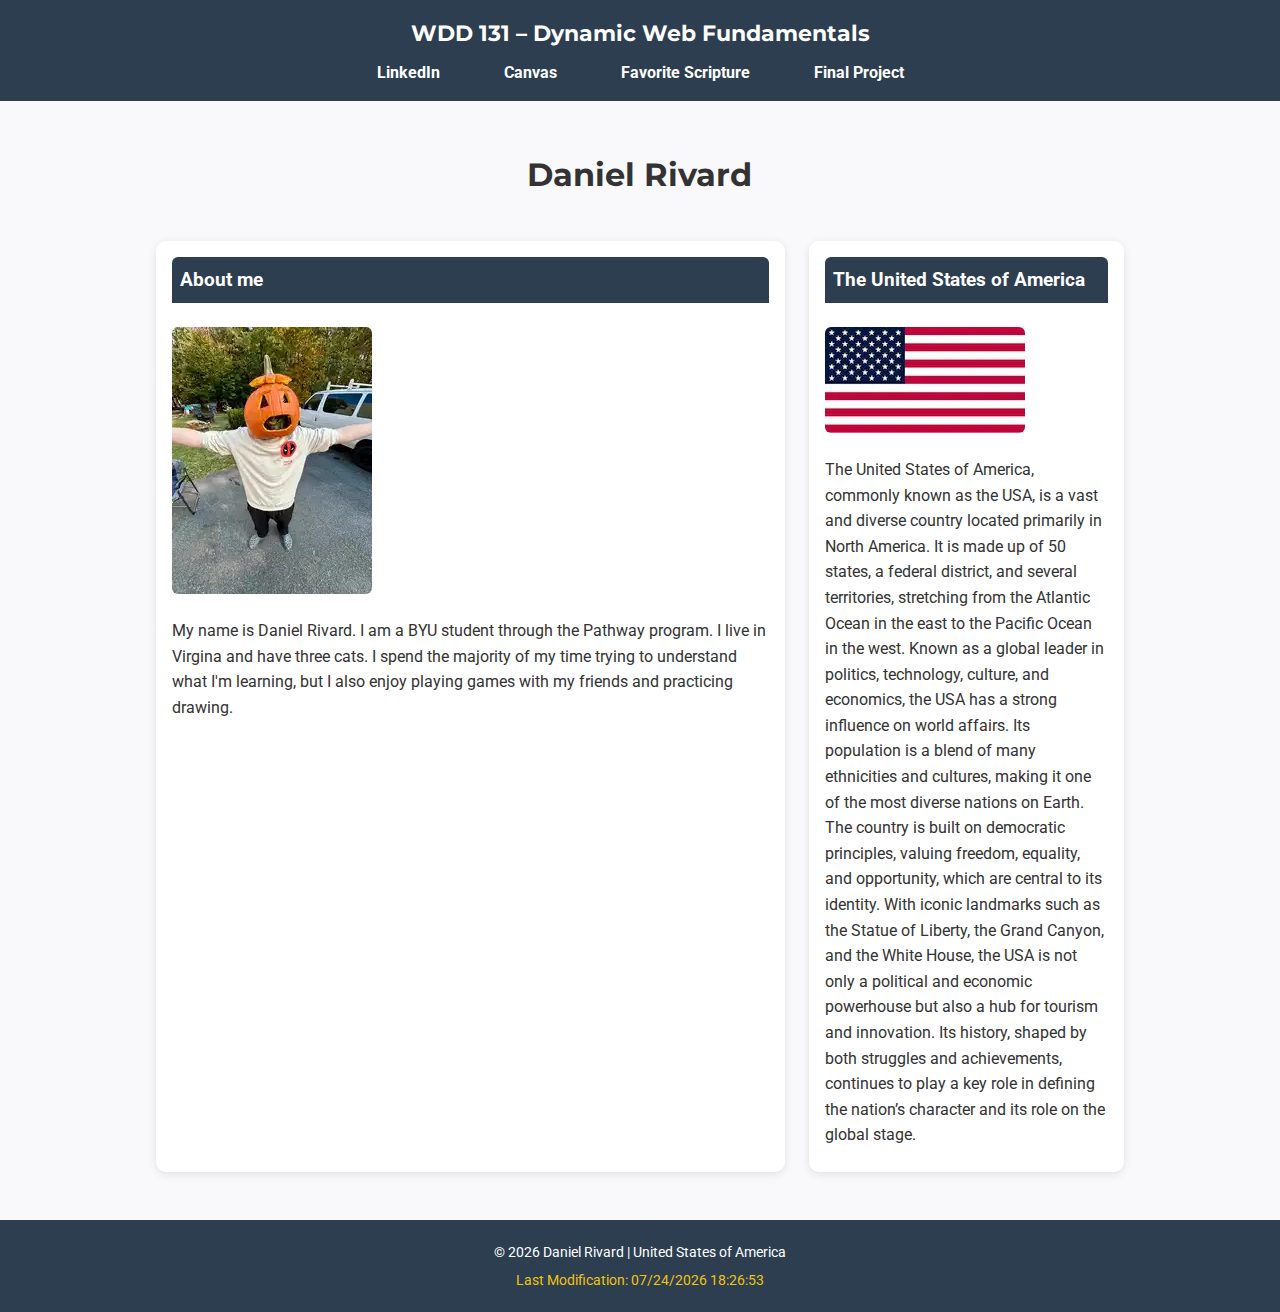
<file: index.html>
<!DOCTYPE html>
<html lang="en">
<head>
  <link rel="stylesheet" href="styles/base.css">
  <link href="https://fonts.googleapis.com/css2?family=Roboto:wght@400;700&family=Montserrat:wght@600&display=swap" rel="stylesheet">
    <meta charset="UTF-8">
    <meta name="viewport" content="width=device-width, initial-scale=1.0">
    <meta name="description" content="This is a landing page for WDD 131 – Dynamic Web Fundamentals by Daniel Rivard.">
    <meta name="author" content="Daniel Rivard">    
    <title>WDD 131 – Dynamic Web Fundamentals – Daniel Rivard</title>
    <script src="scripts/getdates.js" defer></script>

</head>
<body>
  <header>
    <span id="course-title">WDD 131 – Dynamic Web Fundamentals</span>
    <nav>
      <ul>
        <li><a href="https://www.linkedin.com/" target="_blank">LinkedIn</a></li>
        <li><a href="https://byupw.instructure.com/" target="_blank">Canvas</a></li>
        <li><a href="https://www.churchofjesuschrist.org/study/scriptures/bofm/1-ne/3?lang=eng&id=p7#p7" target="_blank">Favorite Scripture</a></li>
        <li><a href="#">Final Project</a></li>
      </ul>
    </nav>
  </header>

  <main>
    <h1>Daniel Rivard</h1>
    <section class="card">
      <h2>About me</h2>
      <img src="images/daniel.webp" alt="Profile pic 1">
      <p>My name is Daniel Rivard. I am a BYU student through the Pathway program. I live in Virgina and have three cats. I spend the majority of my time trying to understand what I'm learning, but I also enjoy playing games with my friends and practicing drawing. </p>
    </section>

    <section class="card">
      <h2>The United States of America</h2>
      <img src="images/flag.webp" alt="Flag 2">
      <p>The United States of America, commonly known as the USA, is a vast and diverse country located primarily in North America. It is made up of 50 states, a federal district, and several territories, stretching from the Atlantic Ocean in the east to the Pacific Ocean in the west. Known as a global leader in politics, technology, culture, and economics, the USA has a strong influence on world affairs. Its population is a blend of many ethnicities and cultures, making it one of the most diverse nations on Earth. The country is built on democratic principles, valuing freedom, equality, and opportunity, which are central to its identity. With iconic landmarks such as the Statue of Liberty, the Grand Canyon, and the White House, the USA is not only a political and economic powerhouse but also a hub for tourism and innovation. Its history, shaped by both struggles and achievements, continues to play a key role in defining the nation’s character and its role on the global stage.</p>
    </section>
    </main>

  <footer>
    <p>&copy; <span id="currentyear"></span> Daniel Rivard | United States of America</p>
    <p id="lastModified"></p>
  </footer>
</body>
</html>
</file>
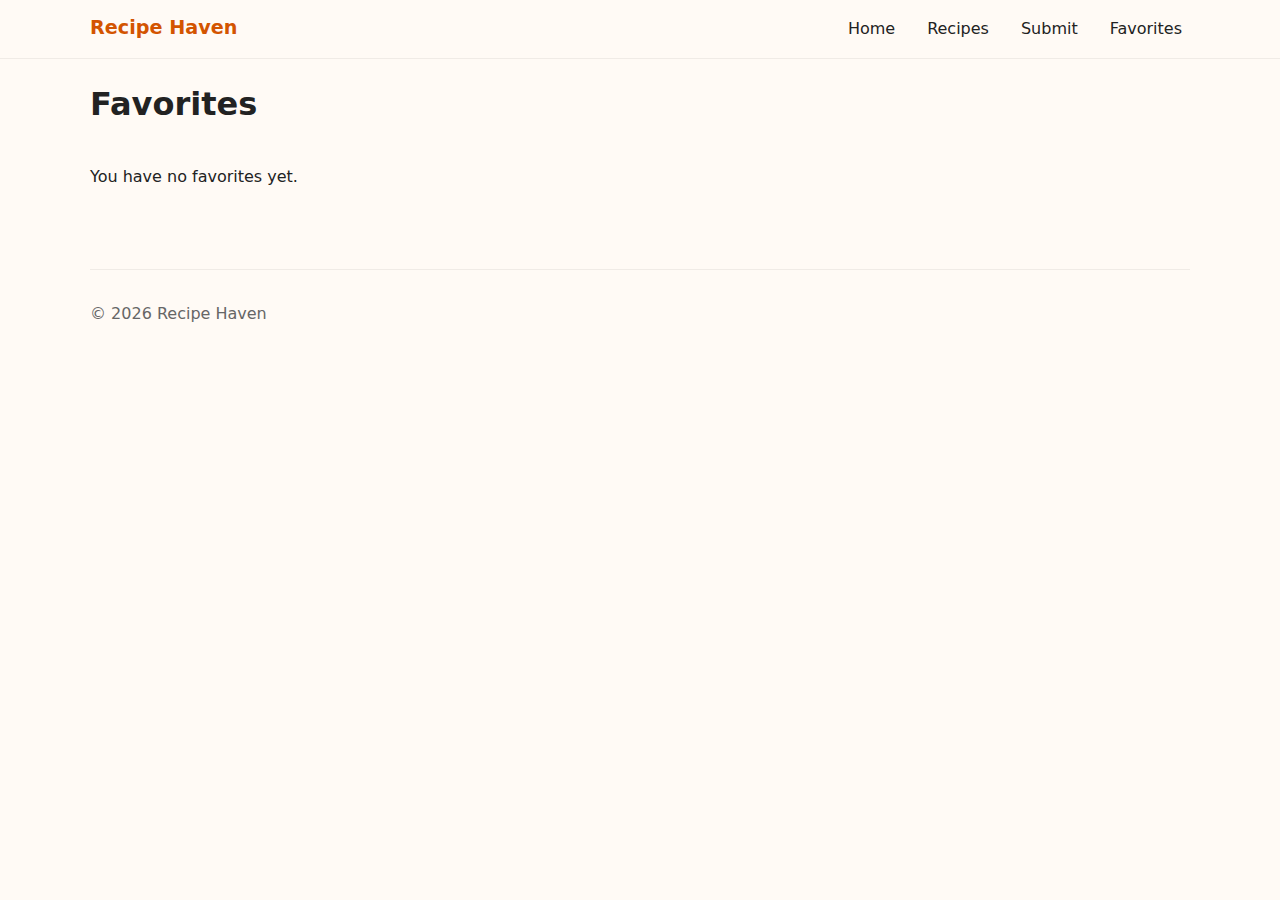
<file: favorites.html>
<!doctype html>
<html lang="en">
<head>
  <meta charset="utf-8" />
  <meta name="viewport" content="width=device-width,initial-scale=1" />
  <title>Recipe Haven — Favorites</title>
  <link rel="stylesheet" href="styles/style.css" />
  <meta name="description" content="Saved favorites on Recipe Haven." />
</head>
<body>
  <header class="site-header">
    <div class="wrap header-inner">
      <a class="logo" href="index.html">Recipe Haven</a>
      <nav class="main-nav" aria-label="Primary">
        <ul>
          <li><a href="index.html">Home</a></li>
          <li><a href="recipes.html">Recipes</a></li>
          <li><a href="submit.html">Submit</a></li>
          <li><a href="favorites.html" aria-current="page">Favorites</a></li>
        </ul>
      </nav>
    </div>
  </header>

  <main class="wrap">
    <h1>Favorites</h1>
    <div id="favorites-grid" class="grid" aria-live="polite">
      <!-- favorites rendered here -->
    </div>
    <p id="no-favorites" class="muted" hidden>You have no favorites yet.</p>
  </main>

  <footer class="site-footer wrap">
    <p>&copy; <span id="year4"></span> Recipe Haven</p>
  </footer>

  <script src="scripts/storage.js"></script>
  <script src="scripts/recipes.js"></script>
  <script src="scripts/main.js"></script>
  <script>document.getElementById('year4').textContent = new Date().getFullYear();</script>
</body>
</html>
</file>
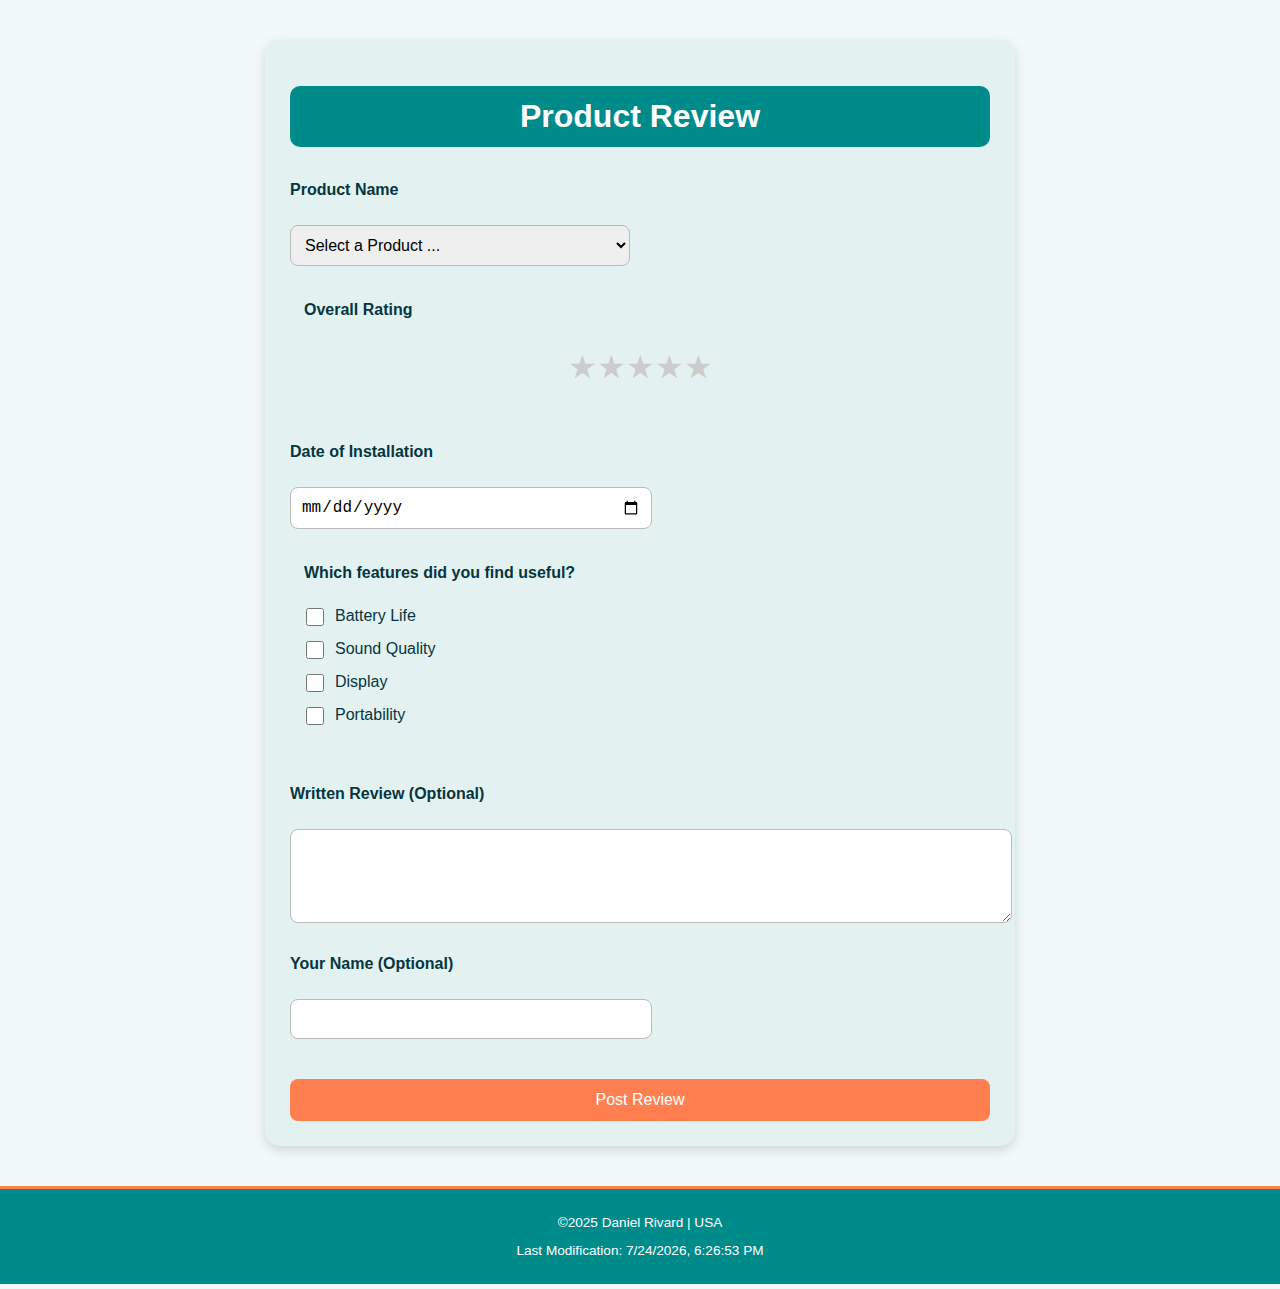
<file: form.html>
<!DOCTYPE html>
<html lang="en">
<head>
  <meta charset="UTF-8" />
  <meta name="viewport" content="width=device-width, initial-scale=1.0" />
  <title>Product Review</title>
  <link rel="stylesheet" href="styles/style1.css" />
  <script defer src="scripts/script.js"></script>
</head>
<body>
  <main class="form-container">
    <h1>Product Review</h1>

    <form action="review.html" method="get" id="reviewForm">
     
      <label for="productName">Product Name</label>
      <select id="productName" name="productName" required>
        <option value="" disabled selected>Select a Product ...</option>
      </select>

     
      <fieldset>
        <legend>Overall Rating</legend>
        <div class="stars">
          <input type="radio" id="star5" name="rating" value="5" required />
          <label for="star5" title="5 stars">★</label>

          <input type="radio" id="star4" name="rating" value="4" />
          <label for="star4" title="4 stars">★</label>

          <input type="radio" id="star3" name="rating" value="3" />
          <label for="star3" title="3 stars">★</label>

          <input type="radio" id="star2" name="rating" value="2" />
          <label for="star2" title="2 stars">★</label>

          <input type="radio" id="star1" name="rating" value="1" />
          <label for="star1" title="1 star">★</label>
        </div>
      </fieldset>

    
      <label for="installDate">Date of Installation</label>
      <input type="date" id="installDate" name="installDate" required />

      
      <fieldset>
        <legend>Which features did you find useful?</legend>
        <label><input type="checkbox" name="features" value="Battery Life" /> Battery Life</label>
        <label><input type="checkbox" name="features" value="Sound Quality" /> Sound Quality</label>
        <label><input type="checkbox" name="features" value="Display" /> Display</label>
        <label><input type="checkbox" name="features" value="Portability" /> Portability</label>
      </fieldset>

      
      <label for="writtenReview">Written Review (Optional)</label>
      <textarea id="writtenReview" name="writtenReview" rows="4"></textarea>

      
      <label for="userName">Your Name (Optional)</label>
      <input type="text" id="userName" name="userName" />

      
      <input type="submit" value="Post Review" class="submit-btn" />
    </form>
  </main>

  <footer>
    <p>©2025 Daniel Rivard  |  USA</p>
    <p id="lastModified"></p>
  </footer>
</body>
</html>
</file>
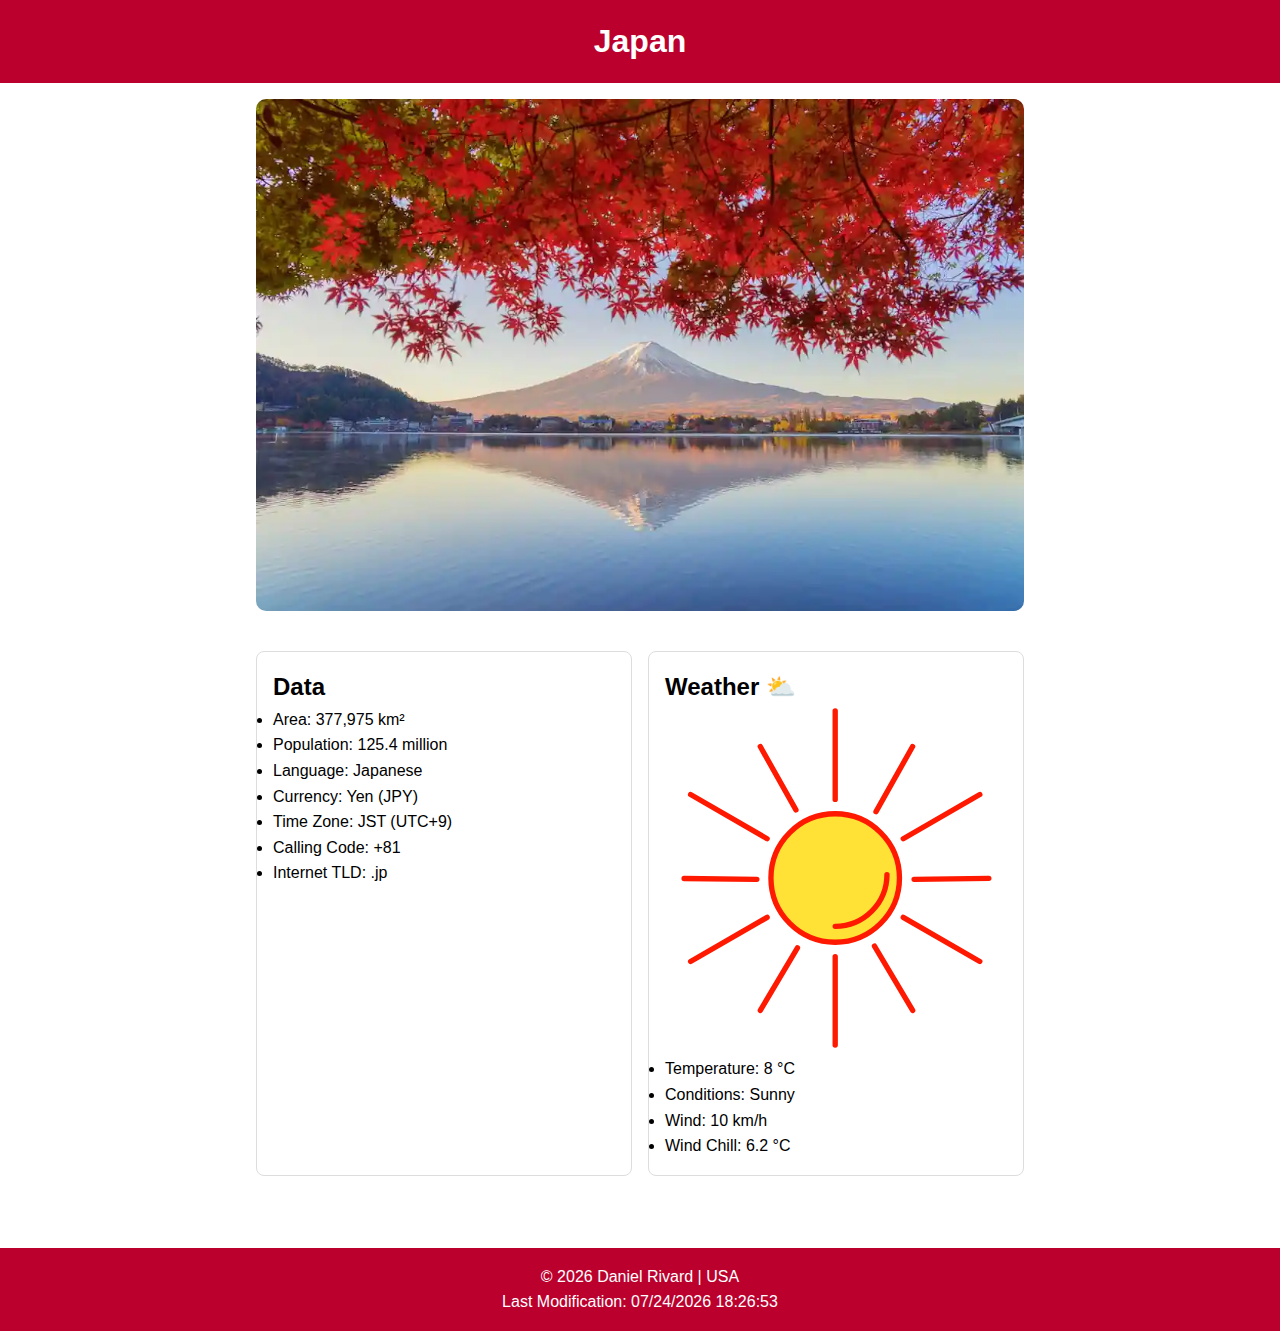
<file: place.html>
<!DOCTYPE html>
<html lang="en">
<head>
  <meta charset="UTF-8">
  <meta name="viewport" content="width=device-width, initial-scale=1.0">
  <title>Japan</title>
  <link rel="stylesheet" href="styles/place.css">
  <script src="scripts/place.js" defer></script>
</head>
<body>
  <header>
    <h1>Japan</h1>
  </header>

  <main>
 
    <picture>
      <source srcset="images/fuji.webp" media="(min-width: 1000px)">
      <source srcset="images/fuji.webp" media="(min-width: 600px)">
      <img src="images/fuji.webp" alt="Japan scenery">
    </picture>

    <section class="data">
      <h2>Data</h2>
      <ul>
        <li>Area: 377,975 km²</li>
        <li>Population: 125.4 million</li>
        <li>Language: Japanese</li>
        <li>Currency: Yen (JPY)</li>
        <li>Time Zone: JST (UTC+9)</li>
        <li>Calling Code: +81</li>
        <li>Internet TLD: .jp</li>
      </ul>
    </section>


    <section class="weather">
      <h2>Weather</h2>
      <div class="icon">
        <img src="images/sunny_icon.svg" alt="Sunny icon">
      </div>
      <ul>
        <li>Temperature: <span id="temp">8</span> °C</li>
        <li>Conditions: Sunny</li>
        <li>Wind: <span id="wind">10</span> km/h</li>
        <li>Wind Chill: <span id="windchill"></span></li>
      </ul>
    </section>
  </main>

  <footer>
    <p>&copy; <span id="year"></span> Daniel Rivard | USA</p>
    <p>Last Modification: <span id="lastModified"></span></p>
  </footer>
</body>
</html>
</file>
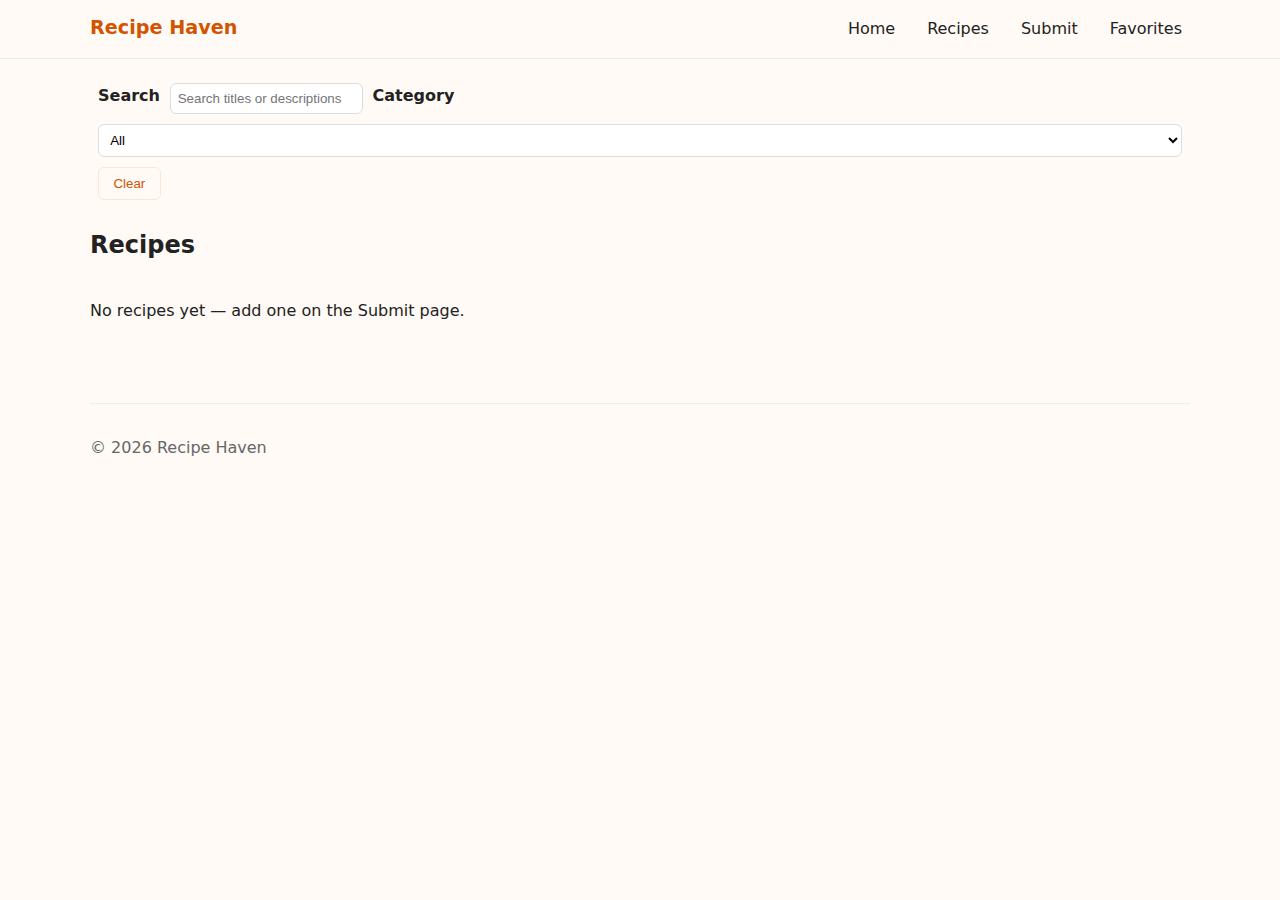
<file: recipes.html>
<!doctype html>
<html lang="en">
<head>
  <meta charset="utf-8" />
  <meta name="viewport" content="width=device-width,initial-scale=1" />
  <title>Recipe Haven — Recipes</title>
  <link rel="stylesheet" href="styles/style.css" />
  <meta name="description" content="Browse recipes on Recipe Haven." />
</head>
<body>
  <header class="site-header">
    <div class="wrap header-inner">
      <a class="logo" href="index.html">Recipe Haven</a>
      <button id="nav-toggle-2" aria-controls="main-nav-2" aria-expanded="false" aria-label="Toggle navigation">☰</button>
      <nav id="main-nav-2" class="main-nav" aria-label="Primary">
        <ul>
          <li><a href="index.html">Home</a></li>
          <li><a href="recipes.html" aria-current="page">Recipes</a></li>
          <li><a href="submit.html">Submit</a></li>
          <li><a href="favorites.html">Favorites</a></li>
        </ul>
      </nav>
    </div>
  </header>

  <main class="wrap">
    <section class="controls" aria-label="Search and filters">
      <label for="search">Search</label>
      <input id="search" type="search" placeholder="Search titles or descriptions" />

      <label for="category">Category</label>
      <select id="category">
        <option value="all">All</option>
        <option value="breakfast">Breakfast</option>
        <option value="lunch">Lunch</option>
        <option value="dinner">Dinner</option>
        <option value="dessert">Dessert</option>
        <option value="snack">Snack</option>
      </select>

      <button id="clear-filters" class="btn ghost">Clear</button>
    </section>

    <section aria-labelledby="recipes-heading" class="recipes-list">
      <h2 id="recipes-heading">Recipes</h2>
      <div id="recipes-grid" class="grid" aria-live="polite">
        <!-- Empty initially; recipes.js will render cards -->
      </div>
      <p id="no-results" class="muted" hidden>No recipes yet — add one on the Submit page.</p>
    </section>
  </main>

  <footer class="site-footer wrap">
    <p>&copy; <span id="year2"></span> Recipe Haven</p>
  </footer>

  <script src="scripts/storage.js"></script>
  <script src="scripts/recipes.js"></script>
  <script src="scripts/main.js"></script>
  <script>document.getElementById('year2').textContent = new Date().getFullYear();</script>
</body>
</html>
</file>
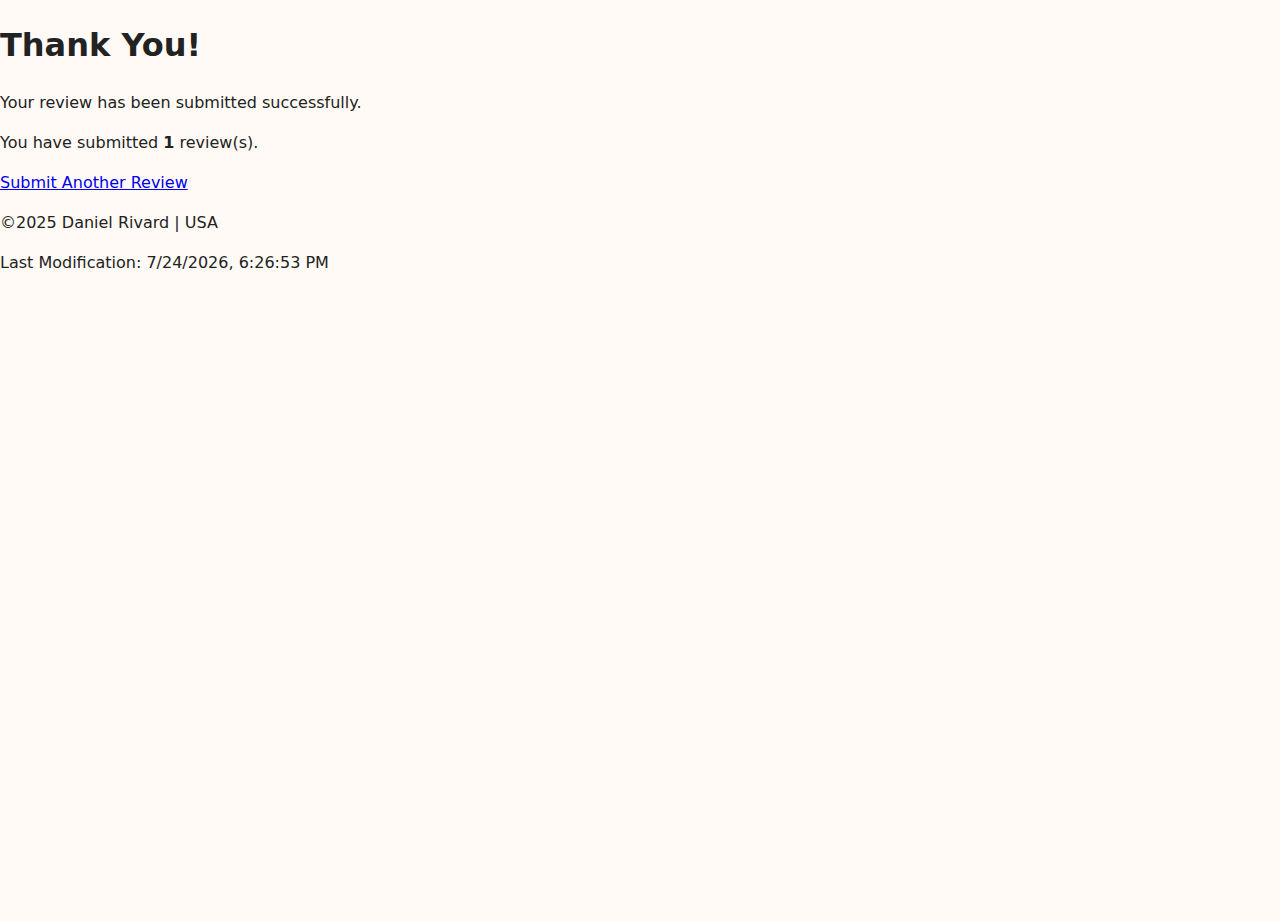
<file: review.html>
<!DOCTYPE html>
<html lang="en">
<head>
  <meta charset="UTF-8" />
  <meta name="viewport" content="width=device-width, initial-scale=1.0" />
  <title>Review Confirmation</title>
  <link rel="stylesheet" href="styles/style.css" />
  <script defer src="scripts/script.js"></script>
</head>
<body>
  <main class="form-container">
    <h1>Thank You!</h1>
    <p>Your review has been submitted successfully.</p>
    <p>You have submitted <strong id="counter">0</strong> review(s).</p>
    <a href="form.html" class="submit-btn">Submit Another Review</a>
  </main>

  <footer>
    <p>©2025 Daniel Rivard  |  USA</p>
    <p id="lastModified"></p>
  </footer>
</body>
</html>
</file>
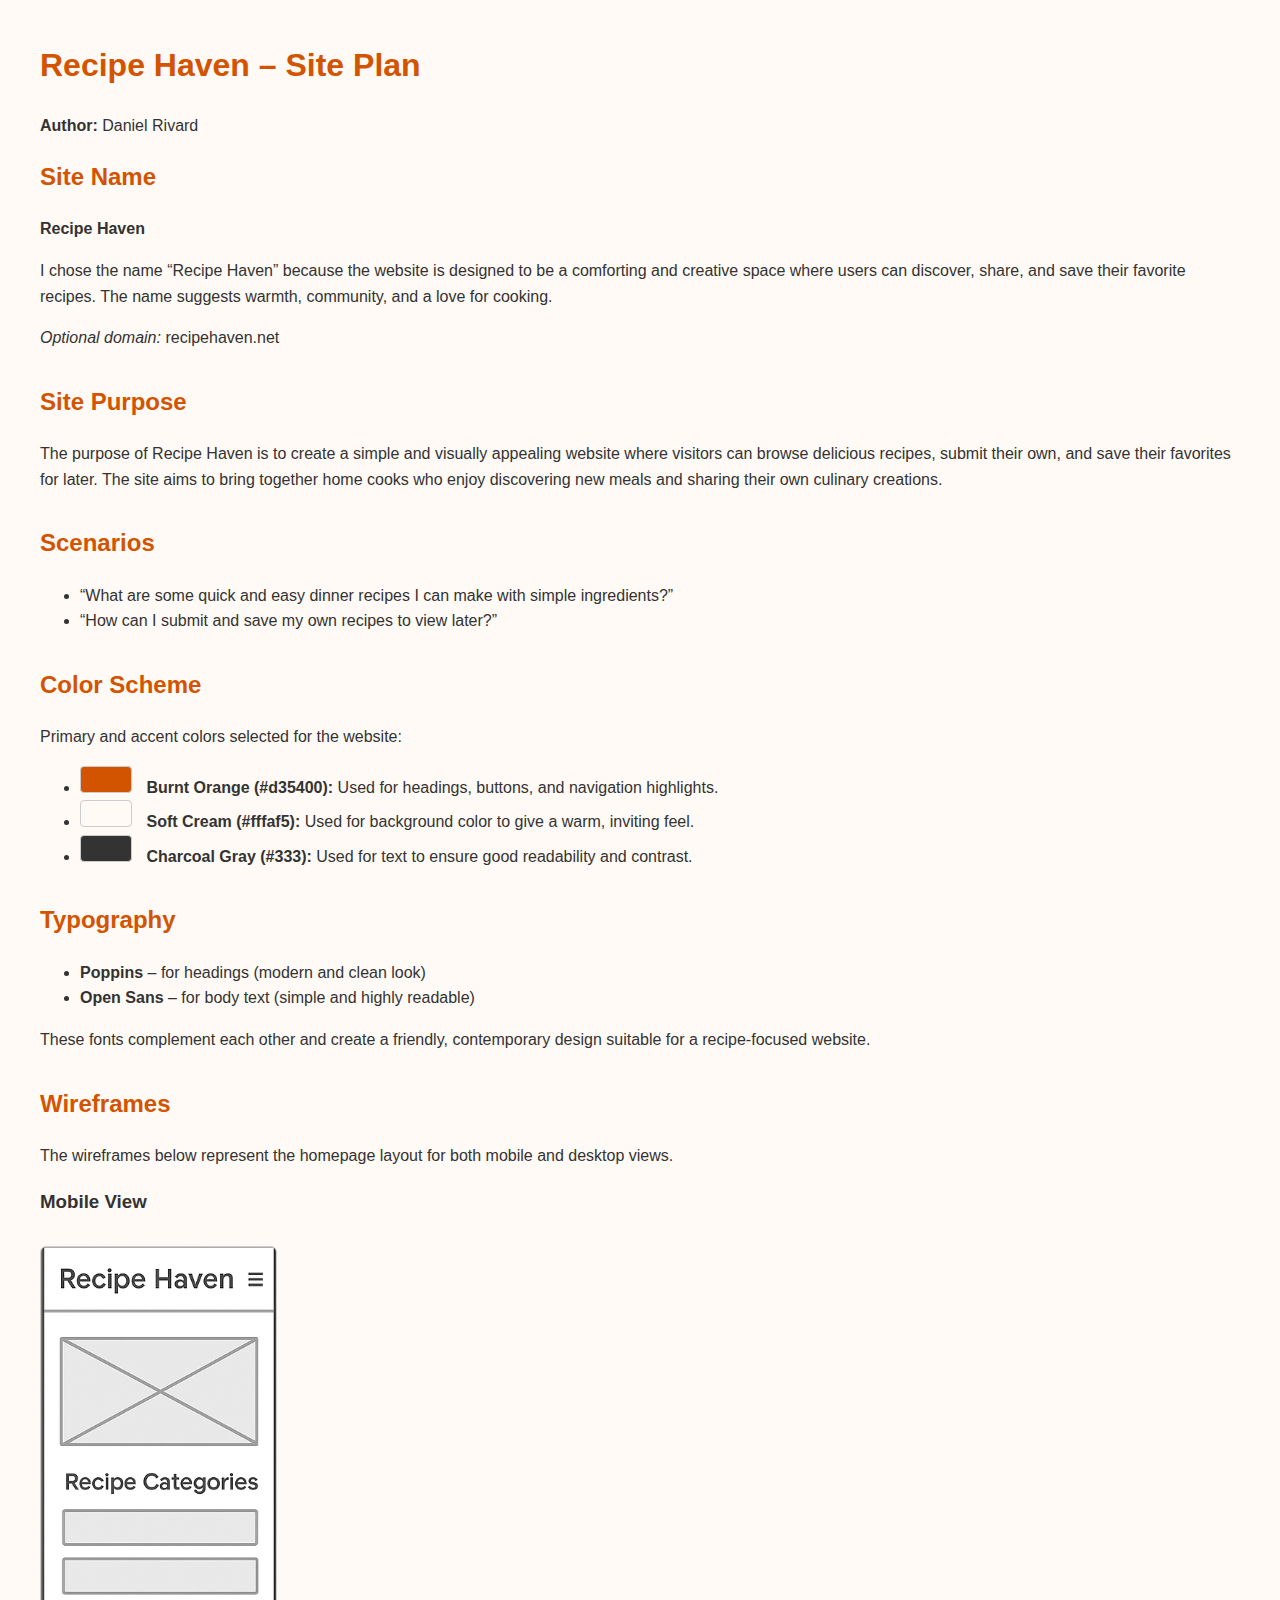
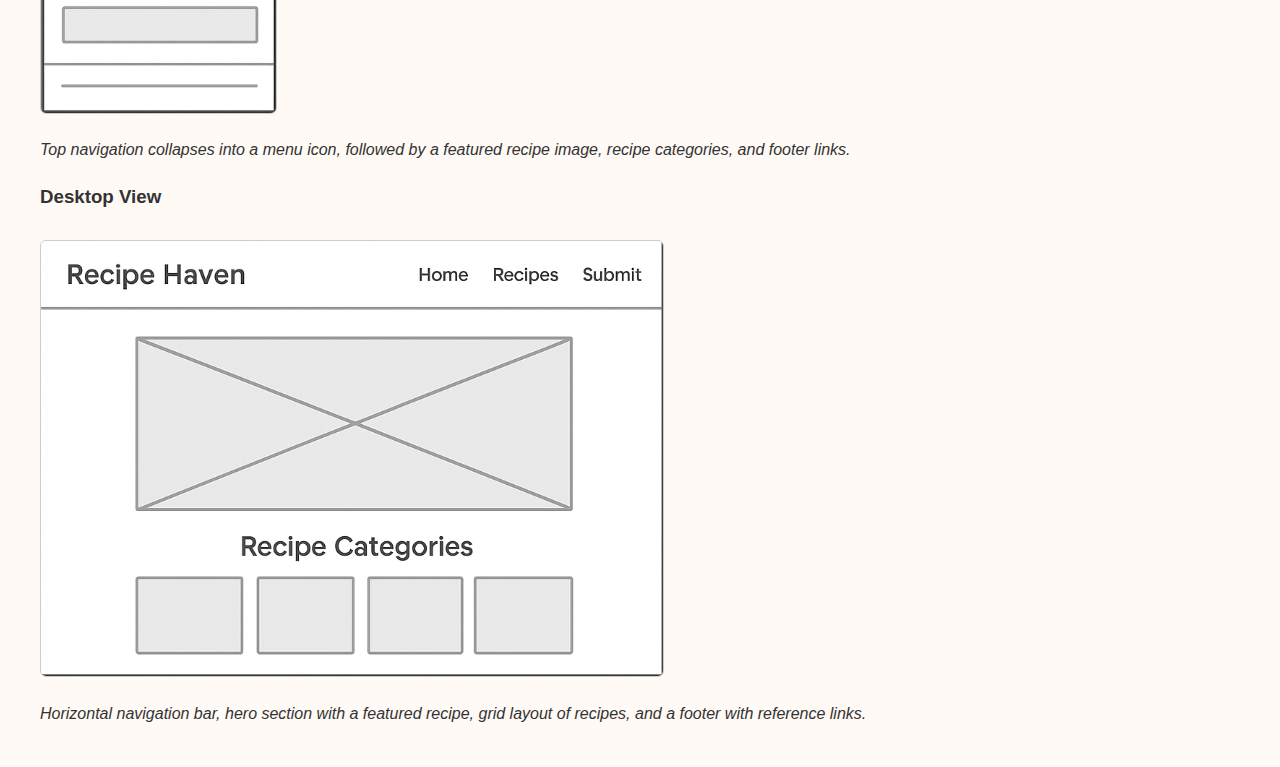
<file: siteplan.html>
<!DOCTYPE html>
<html lang="en">
<head>
    <meta charset="UTF-8">
    <meta name="viewport" content="width=device-width, initial-scale=1.0">
    <title>Recipe Haven – Site Plan</title>
    <style>
        body {
            font-family: 'Poppins', sans-serif;
            background-color: #fffaf5;
            color: #333;
            margin: 40px;
            line-height: 1.6;
        }

        h1, h2 {
            color: #d35400; 
        }

        section {
            margin-bottom: 2rem;
        }

        .color-sample {
            display: inline-block;
            width: 50px;
            height: 25px;
            margin-right: 10px;
            border-radius: 4px;
            border: 1px solid #ccc;
        }

        .wireframes img {
            max-width: 100%;
            height: auto;
            border: 1px solid #ccc;
            border-radius: 6px;
            margin-top: 10px;
        }
    </style>
</head>
<body>

    <header>
        <h1>Recipe Haven – Site Plan</h1>
        <p><strong>Author:</strong> Daniel Rivard</p>
    </header>

    <section>
        <h2>Site Name</h2>
        <p><strong>Recipe Haven</strong></p>
        <p>
            I chose the name “Recipe Haven” because the website is designed to be a comforting and creative space 
            where users can discover, share, and save their favorite recipes. The name suggests warmth, community, 
            and a love for cooking.
        </p>
        <p><em>Optional domain:</em> recipehaven.net</p>
    </section>

    <section>
        <h2>Site Purpose</h2>
        <p>
            The purpose of Recipe Haven is to create a simple and visually appealing website where visitors can browse 
            delicious recipes, submit their own, and save their favorites for later. The site aims to bring together 
            home cooks who enjoy discovering new meals and sharing their own culinary creations.
        </p>
    </section>

    <section>
        <h2>Scenarios</h2>
        <ul>
            <li>“What are some quick and easy dinner recipes I can make with simple ingredients?”</li>
            <li>“How can I submit and save my own recipes to view later?”</li>
        </ul>
    </section>

    <section>
        <h2>Color Scheme</h2>
        <p>Primary and accent colors selected for the website:</p>
        <ul>
            <li>
                <span class="color-sample" style="background-color: #d35400;"></span>
                <strong>Burnt Orange (#d35400):</strong> Used for headings, buttons, and navigation highlights.
            </li>
            <li>
                <span class="color-sample" style="background-color: #fffaf5;"></span>
                <strong>Soft Cream (#fffaf5):</strong> Used for background color to give a warm, inviting feel.
            </li>
            <li>
                <span class="color-sample" style="background-color: #333;"></span>
                <strong>Charcoal Gray (#333):</strong> Used for text to ensure good readability and contrast.
            </li>
        </ul>
    </section>

    <section>
        <h2>Typography</h2>
        <ul>
            <li><strong>Poppins</strong> – for headings (modern and clean look)</li>
            <li><strong>Open Sans</strong> – for body text (simple and highly readable)</li>
        </ul>
        <p>These fonts complement each other and create a friendly, contemporary design suitable for a recipe-focused website.</p>
    </section>

    <section class="wireframes">
        <h2>Wireframes</h2>
        <p>
            The wireframes below represent the homepage layout for both mobile and desktop views.
        </p>
        <h3>Mobile View</h3>
        <img src="images/mobile_wireframe.png" alt="Mobile Wireframe Layout (placeholder)">
        <p><em>Top navigation collapses into a menu icon, followed by a featured recipe image, 
        recipe categories, and footer links.</em></p>

        <h3>Desktop View</h3>
        <img src="images/desktop_wireframe.png" alt="Desktop Wireframe Layout (placeholder)">
        <p><em>Horizontal navigation bar, hero section with a featured recipe, grid layout of recipes, and a footer with reference links.</em></p>
    </section>

</body>
</html>
</file>
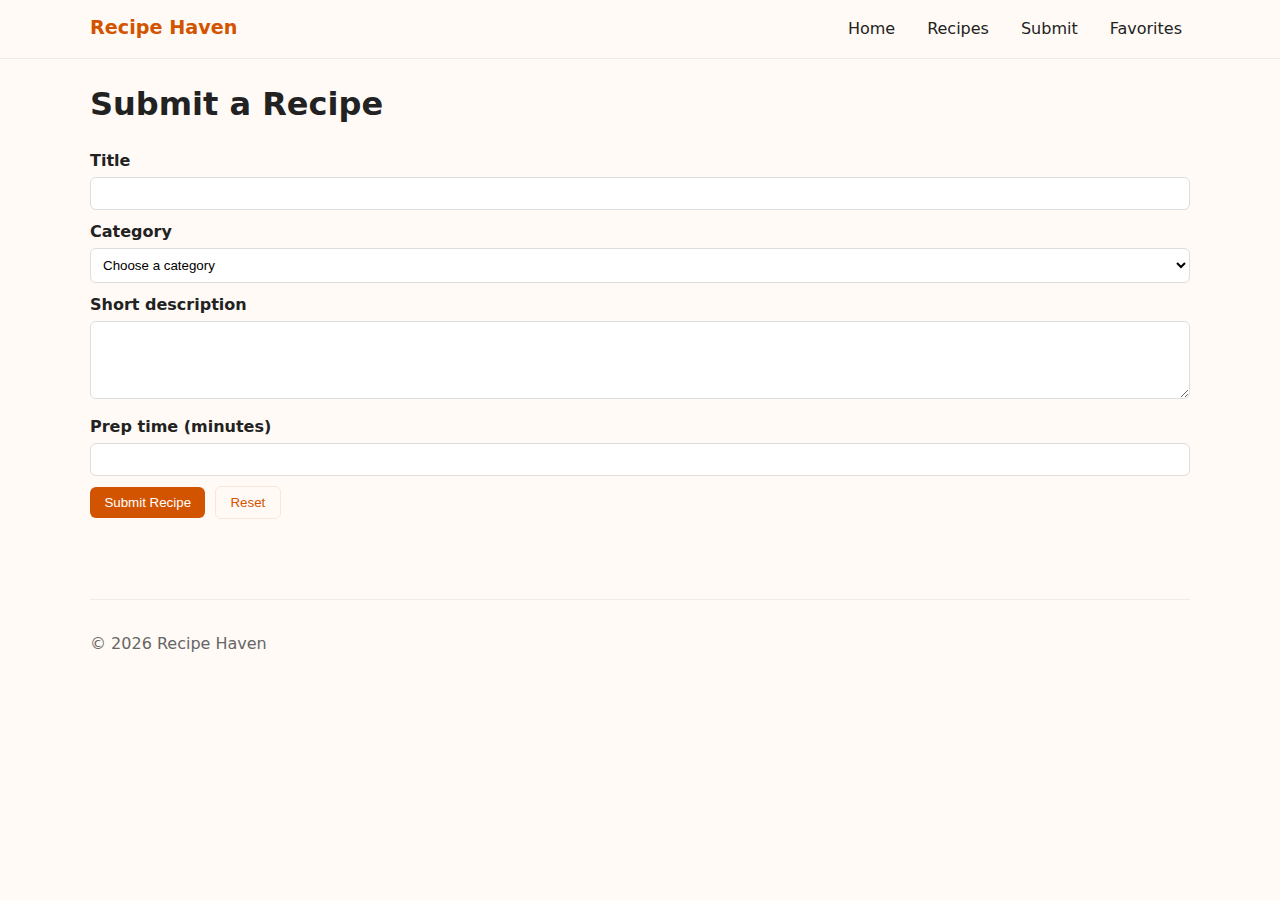
<file: submit.html>
<!doctype html>
<html lang="en">
<head>
  <meta charset="utf-8" />
  <meta name="viewport" content="width=device-width,initial-scale=1" />
  <title>Recipe Haven — Submit</title>
  <link rel="stylesheet" href="styles/style.css" />
  <meta name="description" content="Submit a recipe to Recipe Haven." />
</head>
<body>
  <header class="site-header">
    <div class="wrap header-inner">
      <a class="logo" href="index.html">Recipe Haven</a>
      <nav class="main-nav" aria-label="Primary">
        <ul>
          <li><a href="index.html">Home</a></li>
          <li><a href="recipes.html">Recipes</a></li>
          <li><a href="submit.html" aria-current="page">Submit</a></li>
          <li><a href="favorites.html">Favorites</a></li>
        </ul>
      </nav>
    </div>
  </header>

  <main class="wrap">
    <section aria-labelledby="submit-heading">
      <h1 id="submit-heading">Submit a Recipe</h1>
      <form id="recipe-form" novalidate>
        <div class="form-row">
          <label for="title">Title</label>
          <input id="title" name="title" type="text" required minlength="2" />
        </div>

        <div class="form-row">
          <label for="category-field">Category</label>
          <select id="category-field" name="category" required>
            <option value="">Choose a category</option>
            <option value="breakfast">Breakfast</option>
            <option value="lunch">Lunch</option>
            <option value="dinner">Dinner</option>
            <option value="dessert">Dessert</option>
            <option value="snack">Snack</option>
          </select>
        </div>

        <div class="form-row">
          <label for="description">Short description</label>
          <textarea id="description" name="description" rows="4" required></textarea>
        </div>

        <div class="form-row">
          <label for="prep-time">Prep time (minutes)</label>
          <input id="prep-time" name="prepTime" type="number" min="0" step="1" />
        </div>

        <div class="form-row form-actions">
          <button type="submit" class="btn">Submit Recipe</button>
          <button type="button" id="reset-btn" class="btn ghost">Reset</button>
        </div>

        <p id="form-message" role="status" aria-live="polite"></p>
      </form>
    </section>
  </main>

  <footer class="site-footer wrap">
    <p>&copy; <span id="year3"></span> Recipe Haven</p>
  </footer>

  <script src="scripts/storage.js"></script>
  <script src="scripts/recipes.js"></script>
  <script src="scripts/main.js"></script>
  <script>document.getElementById('year3').textContent = new Date().getFullYear();</script>
</body>
</html>
</file>
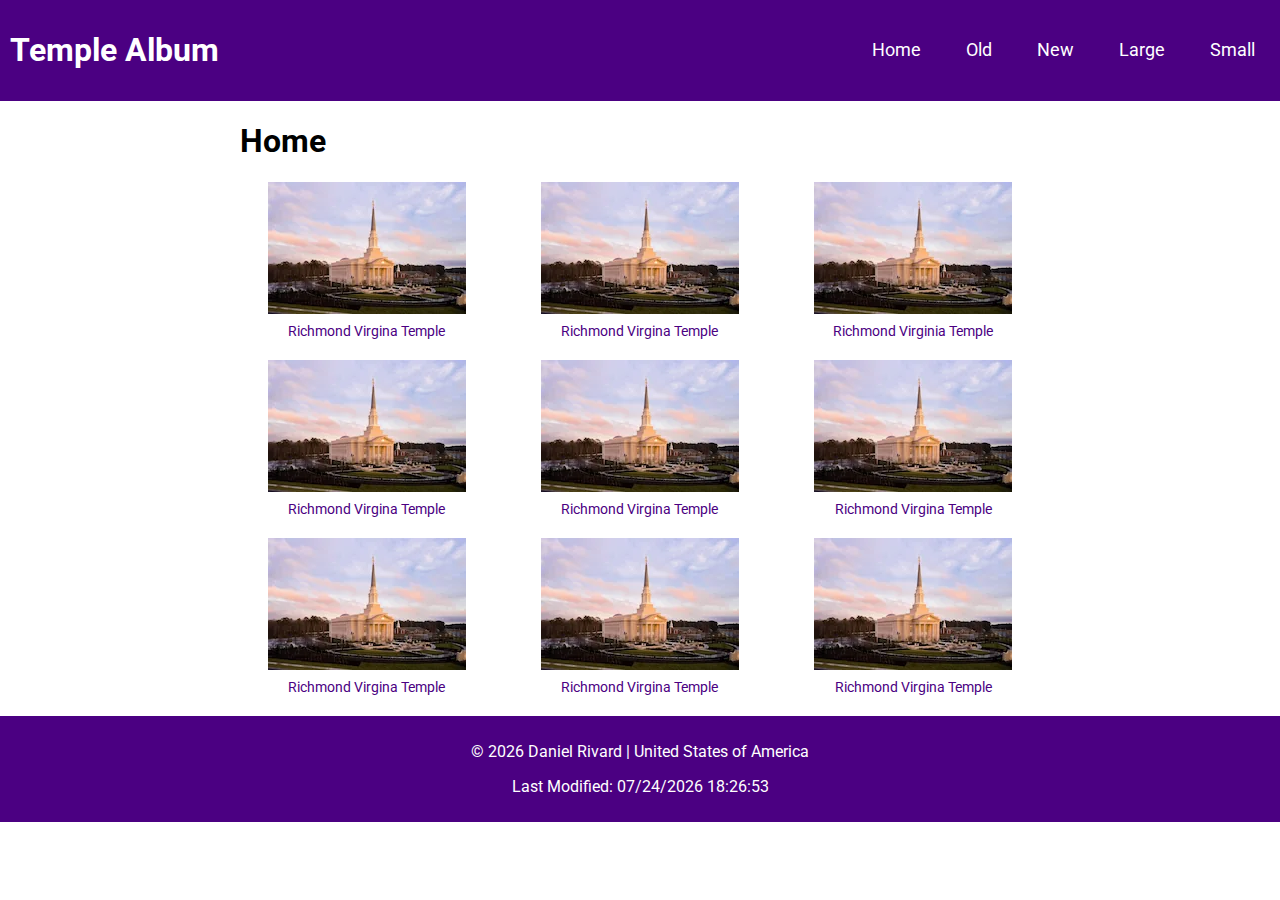
<file: temples.html>
<!DOCTYPE html>
<html lang="en">
<head>
    <meta charset="UTF-8">
    <meta name="viewport" content="width=device-width, initial-scale=1.0">
    <title>Temple Album</title>

    
    <link href="https://fonts.googleapis.com/css2?family=Roboto:wght@400;700&display=swap" rel="stylesheet">

    <link rel="stylesheet" href="styles/temples.css">
    <link rel="stylesheet" href="styles/temples-large.css">


    <script src="scripts/temples.js" defer></script>
</head>
<body>
    <header>
        <h1>Temple Album</h1>
        <button id="hamburger">&#9776;</button>
        <nav id="nav-menu">
            <a href="#">Home</a>
            <a href="#">Old</a>
            <a href="#">New</a>
            <a href="#">Large</a>
            <a href="#">Small</a>
        </nav>
    </header>

    <main>
        <h1>Home</h1>
        <div class="temples-container">
            <figure>
                <img src="images/richmondtemple.webp" alt="Temple Image">
                <figcaption>Richmond Virgina Temple</figcaption>
            </figure>
            <figure>
                <img src="images/richmondtemple.webp" alt="Temple Image">
                <figcaption>Richmond Virgina Temple</figcaption>
            </figure>
            <figure>
                <img src="images/richmondtemple.webp" alt="Temple Image">
                <figcaption>Richmond Virginia Temple</figcaption>
            </figure>
            <figure>
                <img src="images/richmondtemple.webp" alt="Temple Image">
                <figcaption>Richmond Virgina Temple</figcaption>
            </figure>
            <figure>
                <img src="images/richmondtemple.webp" alt="Temple Image">
                <figcaption>Richmond Virgina Temple</figcaption>
            </figure>
            <figure>
                <img src="images/richmondtemple.webp" alt="Temple Image">
                <figcaption>Richmond Virgina Temple</figcaption>
            </figure>
            <figure>
                <img src="images/richmondtemple.webp" alt="Temple Image">
                <figcaption>Richmond Virgina Temple</figcaption>
            </figure>
            <figure>
                <img src="images/richmondtemple.webp" alt="Temple Image">
                <figcaption>Richmond Virgina Temple</figcaption>
            </figure>
            <figure>
                <img src="images/richmondtemple.webp" alt="Temple Image">
                <figcaption>Richmond Virgina Temple</figcaption>
            </figure>
        </div>
    </main>

    <footer>
        <p>&copy; <span id="year"></span> Daniel Rivard | United States of America</p>
        <p>Last Modified: <span id="last-modified"></span></p>
    </footer>
</body>
</html>
</file>
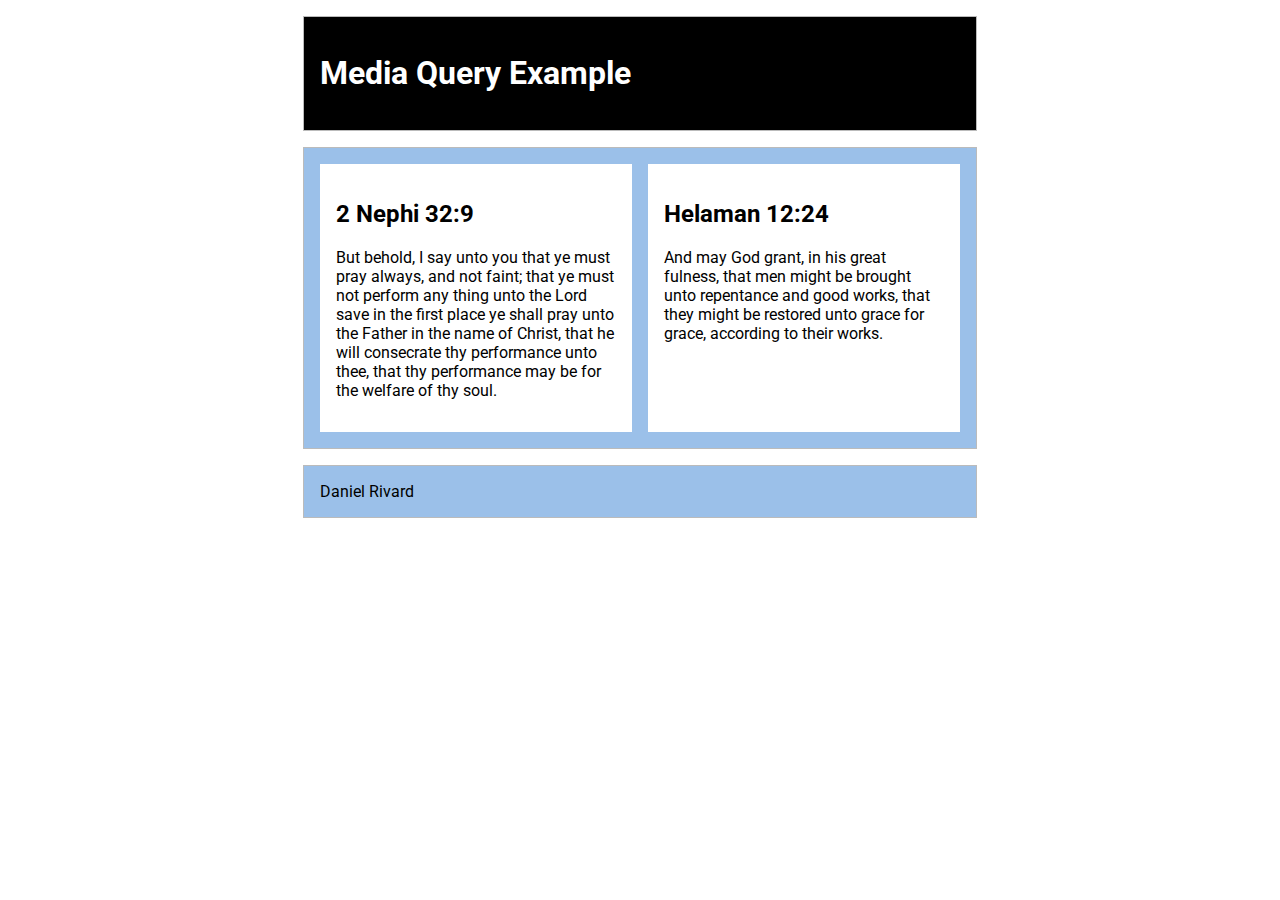
<file: week02/media-query.html>
<!DOCTYPE html>
<html lang="en">
<head>
  <meta charset="utf-8">
  <meta name="viewport" content="width=device-width, initial-scale=1.0">
  <title>WDD 131 – Media Query Example</title>
  <meta name="description" content="Media query learning activity example page.">
  <meta name="author" content="Your Full Name Here">

  <!-- Google Fonts: Roboto -->
  <link rel="preconnect" href="https://fonts.googleapis.com">
  <link rel="preconnect" href="https://fonts.gstatic.com" crossorigin>
  <link href="https://fonts.googleapis.com/css2?family=Roboto&display=swap" rel="stylesheet">

  <!-- CSS Files -->
  <link rel="stylesheet" href="styles/media-query.css">
  <link rel="stylesheet" href="styles/media-query-large.css">
</head>
<body>
  <header>
    <h1>Media Query Example</h1>
  </header>
  <main>
    <section>
      <h2>2 Nephi 32:9</h2>
      <p>But behold, I say unto you that ye must pray always, and not faint; that ye must not perform any thing unto the Lord save in the first place ye shall pray unto the Father in the name of Christ, that he will consecrate thy performance unto thee, that thy performance may be for the welfare of thy soul.</p>
    </section>
    <section>
      <h2>Helaman 12:24</h2>
      <p>And may God grant, in his great fulness, that men might be brought unto repentance and good works, that they might be restored unto grace for grace, according to their works.</p>
    </section>
  </main>
  <footer>
    Daniel Rivard
  </footer>
</body>
</html>
</file>
<file: styles/base.css>
@import url('https://fonts.googleapis.com/css2?family=Roboto:wght@400;700&family=Montserrat:wght@600&display=swap');

/*Global Styles*/
* {
  margin: 0;
  padding: 0;
  box-sizing: border-box;
}

body {
  font-family: 'Roboto', sans-serif;
  line-height: 1.6;
  background-color: #f9f9fb;
  color: #333;
}

header {
  background-color: #2c3e50;
  color: white;
  padding: 1rem 0;
  text-align: center;
}

header span#course-title {
  display: block;
  font-family: 'Montserrat', sans-serif;
  font-size: 1.4rem;
  font-weight: bold;
}

/*Navigation*/
nav ul {
  display: flex;
  justify-content: center;
  gap: 2rem;
  list-style: none;
  margin-top: 0.5rem;
}

nav a {
  color: white;
  text-decoration: none;
  font-weight: bold;
  padding: 0.5rem 1rem;
  border-radius: 5px;
  transition: all 0.3s ease;
}

nav a:hover {
  background-color: #1abc9c;
  color: #2c3e50;
}

/*Main Layout*/
main {
  max-width: 1000px;
  margin: 2rem auto;
  padding: 1rem;
  display: grid;
  grid-template-columns: 2fr 1fr;
  gap: 1.5rem;
}

main h1 {
  grid-column: 1 / -1;
  font-family: 'Montserrat', sans-serif;
  text-align: center;
  margin-bottom: 1rem;
}

.card {
  background: white;
  padding: 1rem;
  border-radius: 10px;
  box-shadow: 0 2px 8px rgba(0,0,0,0.1);
}

.card h2 {
  background-color: #2c3e50;
  color: white;
  font-size: 1.2rem;
  padding: 0.5rem;
  border-radius: 6px 6px 0 0;
  margin-bottom: 1rem;
}

/*Image styling*/
.card img {
  max-width: 100%;
  border-radius: 6px;
  margin: 0.5rem 0;
}

.card p {
  margin: 0.5rem 0;
}

/*Footer*/
footer {
  background-color: #2c3e50;
  color: white;
  text-align: center;
  padding: 1rem;
  font-size: 0.9rem;
}

footer p {
  margin: 0.3rem 0;
}

#lastModified {
  color: #f1c40f;
}
</file>
<file: styles/style.css>
/* style.css — Recipe Haven theme: burnt orange / soft cream */
:root{
  --accent: #d35400;
  --bg: #fffaf5;
  --text: #222222;
  --muted: #666666;
  --max-width: 1100px;
  --radius: 8px;
  --gap: 1rem;
  --break-sm: 700px;
}

*{box-sizing:border-box}
html,body{height:100%}
body{
  margin:0;
  font-family: system-ui, -apple-system, "Segoe UI", Roboto, "Helvetica Neue", Arial, sans-serif;
  background:var(--bg);
  color:var(--text);
  line-height:1.5;
}

.wrap{
  width:92%;
  max-width:var(--max-width);
  margin:0 auto;
  padding-bottom:2rem;
}

/* Header */
.site-header{
  border-bottom:1px solid rgba(0,0,0,0.06);
  background:transparent;
}
.header-inner{display:flex;align-items:center;justify-content:space-between;padding:0.9rem 0}
.logo{font-weight:700;color:var(--accent);text-decoration:none;font-size:1.2rem}
.main-nav ul{list-style:none;padding:0;margin:0;display:flex;gap:1rem}
.main-nav a{color:var(--text);text-decoration:none;padding:0.25rem 0.5rem;border-radius:6px}
.main-nav a:focus, .main-nav a:hover{outline:2px solid rgba(211,84,0,0.12);background:rgba(0,0,0,0.02)}

#nav-toggle, #nav-toggle-2{display:none;background:transparent;border:0;font-size:1.25rem}

/* Hero & intro */
.hero{display:grid;grid-template-columns:1fr;gap:var(--gap);align-items:center;margin-top:1rem;padding:1.2rem 0}
.hero-text h1{margin:0 0 0.4rem;color:var(--accent)}
.intro{margin-top:0.6rem}

/* Buttons */
.btn{display:inline-block;padding:0.5rem 0.9rem;border-radius:6px;background:var(--accent);color:white;text-decoration:none;border:0;cursor:pointer}
.btn.ghost{background:transparent;color:var(--accent);border:1px solid rgba(211,84,0,0.12)}

/* Layout grid & cards */
.grid{display:grid;grid-template-columns:repeat(auto-fit,minmax(220px,1fr));gap:1rem;margin-top:0.8rem}
.card{background:white;padding:0.8rem;border-radius:8px;box-shadow:0 1px 4px rgba(0,0,0,0.04);display:flex;flex-direction:column}
.card h3{margin:0 0 0.4rem;font-size:1.05rem}
.card p{margin:0 0 0.5rem;color:var(--muted);font-size:0.95rem}
.card .card-actions{margin-top:auto;display:flex;gap:0.5rem;align-items:center}

/* Controls + Forms */
.controls{display:flex;flex-wrap:wrap;gap:0.6rem;align-items:center;margin:1rem 0;padding:0.5rem}
.controls input[type="search"], .controls select{padding:0.45rem;border-radius:6px;border:1px solid #ddd}
.form-row{margin:0.6rem 0}
label{display:block;font-weight:600;margin-bottom:0.25rem}
input[type="text"], input[type="number"], textarea, select{
  width:100%;padding:0.5rem;border-radius:6px;border:1px solid #ddd;background:white
}
.form-actions{display:flex;gap:0.6rem;align-items:center}

/* Dialog/backdrop */
.dialog-backdrop{position:fixed;inset:0;background:rgba(0,0,0,0.35);display:flex;align-items:center;justify-content:center;padding:1rem}
.dialog{background:white;padding:1rem;border-radius:8px;max-width:720px;max-height:80vh;overflow:auto}

/* Footer */
.site-footer{margin-top:2rem;padding:1rem 0;border-top:1px solid rgba(0,0,0,0.06);color:var(--muted)}

/* small screens */
@media (max-width:700px){
  .main-nav{position:absolute;left:0;right:0;top:60px;background:var(--bg);display:none;padding:0.6rem;border-top:1px solid rgba(0,0,0,0.04)}
  .main-nav ul{flex-direction:column}
  #nav-toggle, #nav-toggle-2{display:inline-block}
  .hero-text h1{font-size:1.4rem}
}
</file>
<file: styles/style1.css>
/* Base */
body {
  font-family: "Segoe UI", Tahoma, Geneva, Verdana, sans-serif;
  background-color: #f1faf9;
  color: #063540;
  margin: 0;
  padding: 0;
}

/* Form container */
.form-container {
  max-width: 450px;
  margin: 40px auto;
  background: #e3f2f1;
  padding: 25px;
  border-radius: 15px;
  box-shadow: 0 4px 12px rgba(0, 0, 0, 0.15);
}

h1 {
  text-align: center;
  background-color: #008b8b;
  color: #ffffff;
  padding: 12px;
  border-radius: 10px;
}

/* Labels & Inputs */
label, legend {
  display: block;
  margin-top: 12px;
  font-weight: bold;
}

input, select, textarea {
  width: 100%;
  padding: 10px;
  margin-top: 6px;
  border-radius: 8px;
  border: 1px solid #bbb;
  font-size: 1rem;
}

fieldset {
  border: none;
  margin: 15px 0;
}

/* Stars */
.stars {
  display: flex;
  flex-direction: row-reverse;
  justify-content: center;
  margin-top: 10px;
}

.stars input {
  display: none;
}

.stars label {
  font-size: 2rem;
  color: #ccc;
  cursor: pointer;
  transition: color 0.2s;
}

.stars label:hover,
.stars label:hover ~ label {
  color: #ff7f50;
}

.stars input:checked ~ label {
  color: #ff7f50;
}

/* Submit button */
.submit-btn {
  background-color: #ff7f50;
  color: white;
  border: none;
  border-radius: 8px;
  padding: 12px;
  margin-top: 20px;
  width: 100%;
  cursor: pointer;
  transition: background-color 0.2s;
}

.submit-btn:hover {
  background-color: #ff6333;
}

/* Footer */
footer {
  text-align: center;
  font-size: 0.85rem;
  color: white;
  background-color: #008b8b;
  padding: 12px;
  margin-top: 30px;
  border-top: 3px solid #ff7f50;
}

/* Responsive adjustments */
@media (min-width: 700px) {
  .form-container {
    max-width: 700px;
  }

  form {
    display: grid;
    grid-template-columns: 1fr 1fr;
    gap: 20px;
  }

  form label, form fieldset, form textarea, form input[type="submit"] {
    grid-column: span 2;
  }

  fieldset legend {
    margin-bottom: 8px;
  }
}

fieldset label {
  display: flex;
  align-items: center;
  gap: 8px;
  margin-top: 6px;
  font-weight: normal;
}

fieldset input[type="checkbox"] {
  width: 18px;
  height: 18px;
  accent-color: #008b8b;
}


@media (max-width: 600px) {
  .form-container {
    margin: 15px;
    padding: 18px;
  }

  h1 {
    font-size: 1.5rem;
  }
}
</file>
<file: styles/place.css>
:root {
  --primary: #bc002d;   
  --secondary: #ffffff; 
  --accent: #000000;    
}

* {
  margin: 0;
  padding: 0;
  box-sizing: border-box;
}

body {
  font-family: Arial, sans-serif;
  line-height: 1.6;
  color: var(--accent);         
  background-color: var(--secondary); 
}


header {
  background: var(--primary);  
  color: var(--secondary);      
  text-align: center;
  padding: 1rem;
}


main {
  max-width: 800px;
  margin: auto;
  padding: 1rem;
}

picture img {
  width: 100%;
  height: auto;
  display: block;
  border-radius: 10px;
}

section {
  margin: 1.5rem 0;
  padding: 1rem;
  border: 1px solid #ddd;
  border-radius: 8px;
}

.weather h2::after {
  content: " ⛅"; 
}

footer {
  background: var(--primary);  
  color: var(--secondary);      
  text-align: center;
  padding: 1rem;
  margin-top: 2rem;
}


@media (min-width: 700px) {
  main {
    display: grid;
    grid-template-columns: 1fr 1fr;
    gap: 1rem;
  }

  picture {
    grid-column: 1 / -1;
  }
}
</file>
<file: styles/temples.css>
body {
    font-family: 'Roboto', sans-serif;
    margin: 0;
    padding: 0;
}

header {
    background-color: #4B0082;
    color: white;
    display: flex;
    justify-content: space-between;
    align-items: center;
    padding: 10px;
}

nav {
    display: none;
    flex-direction: column;
}

nav a {
    color: white;
    text-decoration: none;
    margin: 0 15px;      
    font-size: 1.1rem;    
    padding: 5px 0;      
}

nav a:hover {
    color: #FFD700;
}


#hamburger {
    font-size: 24px;
    background: none;
    border: none;
    color: white;
}

main {
    max-width: 800px;
    margin: 20px auto;
    padding: 0 10px;
}

.temples-container {
    display: grid;
    grid-template-columns: repeat(auto-fit, minmax(250px, 1fr));
    gap: 20px;
    justify-items: center;
}

figure {
    margin: 0;
    text-align: center; 
}

figcaption {
    margin-top: 5px;
    font-size: 0.9rem;
    color: #4B0082;
}


footer {
    background-color: #4B0082;
    color: white;
    text-align: center;
    padding: 10px 0;
}
</file>
<file: styles/temples-large.css>
@media (min-width: 768px) {
    nav {
        display: flex;
        flex-direction: row;
        gap: 15px;
    }

    #hamburger {
        display: none;
    }

    .temples-container {
        grid-template-columns: repeat(auto-fit, minmax(200px, 1fr));
    }
}
</file>
<file: week02/styles/media-query.css>
/* Base Styles */
body {
  font-family: 'Roboto', sans-serif;
}

/* Shared layout for header, main, footer */
header, main, footer {
  max-width: 640px;
  margin: 1rem auto;
  border: 1px solid #bbb;
  padding: 1rem;
  background-color: #9bc0e9; /* bluish background */
}

/* Grid layout for main */
main {
  display: grid;
  grid-template-columns: 1fr; /* one column */
  grid-gap: 1rem; /* equal spacing between sections */
}

/* Section styling */
section {
  padding: 1rem;
  background-color: #fff; /* lighter background */
}
</file>
<file: week02/styles/media-query-large.css>
/* Media query for screens 500px and wider */
@media screen and (min-width: 500px) {
  header {
    background-color: #000; /* black background */
    color: #fff; /* white text */
  }

  main {
    grid-template-columns: 1fr 1fr; /* two equal columns */
  }
}
</file>
